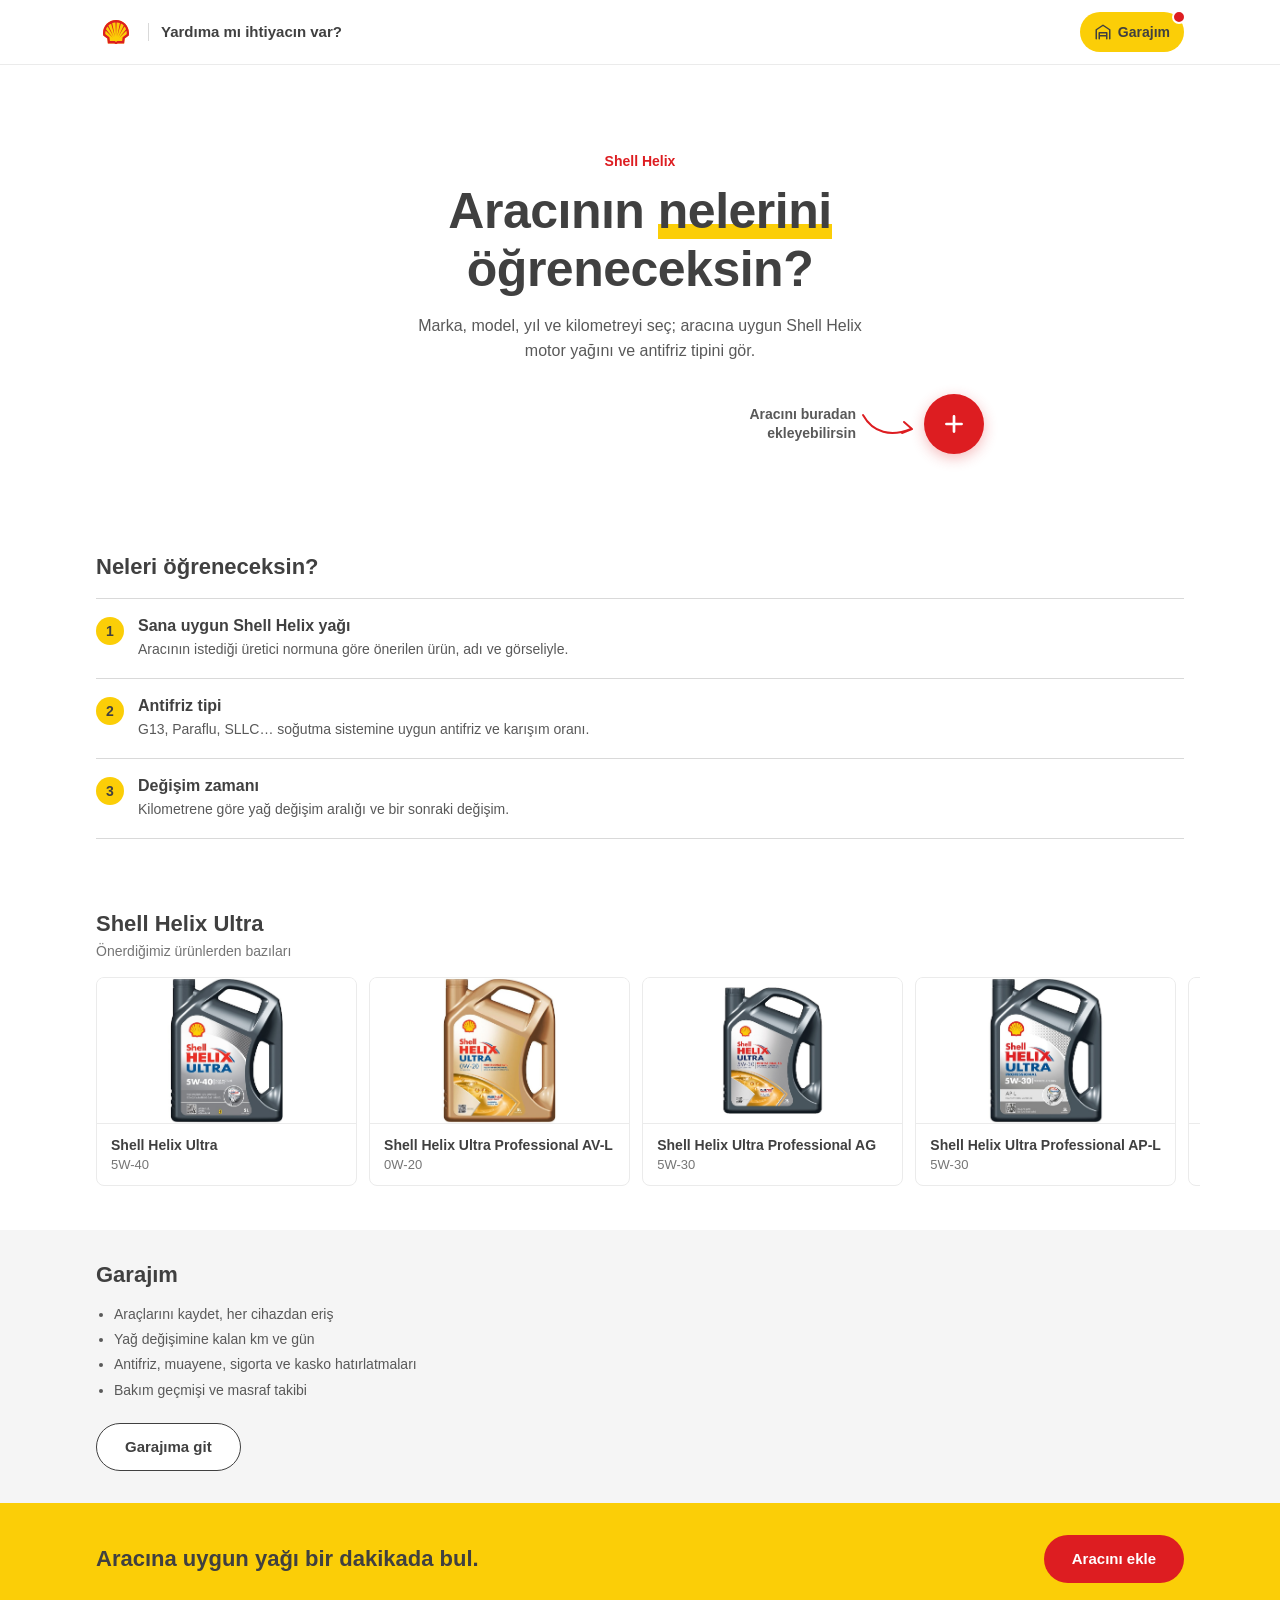
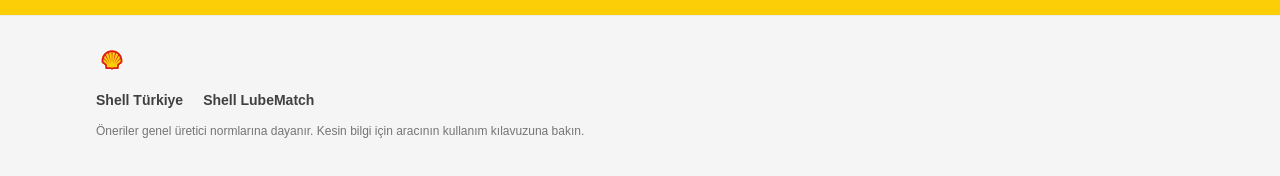
<file: index.html>
<!DOCTYPE html>
<html lang="tr">
<head>
  <meta charset="UTF-8">
  <meta name="viewport" content="width=device-width, initial-scale=1, viewport-fit=cover">
  <meta name="theme-color" content="#ffffff">
  <title>Yardıma mı ihtiyacın var? | Shell</title>
  <link rel="icon" href="img/shell-pecten.svg">
  <link rel="stylesheet" href="css/style.css">
</head>
<body>
  <div class="loader" id="loader" role="status" aria-live="polite">
    <div class="loader-logo"><img src="img/shell-pecten.svg" alt="Shell"></div>
    <div class="loader-bar"></div>
    <p class="loader-text"></p>
  </div>
  <noscript><style>.loader { display: none; } .reveal { opacity: 1; }</style></noscript>

  <header class="site-header">
    <div class="inner">
      <a href="index.html" class="logo">
        <img src="img/shell-pecten.svg" alt="Shell">
        <span>Yardıma mı ihtiyacın var?</span>
      </a>
      <a href="garaj.html" class="garage-btn" id="garageBtn">
        <svg viewBox="0 0 24 24" fill="none" stroke="currentColor" stroke-width="2" stroke-linecap="round" stroke-linejoin="round" aria-hidden="true"><path d="M3 21V9l9-6 9 6v12"/><path d="M7 21v-8h10v8M7 17h10"/></svg>
        <span>Garajım</span>
      </a>
    </div>
  </header>

  <main>
    <section class="hero">
      <p class="kicker reveal">Shell Helix</p>
      <h1 class="reveal d1">Aracının <span class="accent">nelerini</span> öğreneceksin?</h1>
      <p class="lead reveal d2">Marka, model, yıl ve kilometreyi seç; aracına uygun Shell Helix motor yağını ve antifriz tipini gör.</p>

      <div class="cta-row reveal d3">
        <span class="cta-hint">
          Aracını buradan<br>ekleyebilirsin
          <svg viewBox="0 0 58 34" fill="none" stroke="currentColor" stroke-width="2" stroke-linecap="round" stroke-linejoin="round" aria-hidden="true">
            <path d="M3 8c10 18 28 22 48 14M44 15l8 7-10 4"/>
          </svg>
        </span>
        <a href="ekle.html" class="add-btn" aria-label="Aracını ekle">
          <svg viewBox="0 0 24 24" fill="none" stroke="currentColor" stroke-width="2.5" stroke-linecap="round"><path d="M12 5v14M5 12h14"/></svg>
        </a>
      </div>
    </section>

    <section class="section">
      <h2>Neleri öğreneceksin?</h2>
      <div class="info-list">
        <div class="info-item">
          <span class="n">1</span>
          <div>
            <h3>Sana uygun Shell Helix yağı</h3>
            <p>Aracının istediği üretici normuna göre önerilen ürün, adı ve görseliyle.</p>
          </div>
        </div>
        <div class="info-item">
          <span class="n">2</span>
          <div>
            <h3>Antifriz tipi</h3>
            <p>G13, Paraflu, SLLC… soğutma sistemine uygun antifriz ve karışım oranı.</p>
          </div>
        </div>
        <div class="info-item">
          <span class="n">3</span>
          <div>
            <h3>Değişim zamanı</h3>
            <p>Kilometrene göre yağ değişim aralığı ve bir sonraki değişim.</p>
          </div>
        </div>
      </div>
    </section>

    <section class="section">
      <h2>Shell Helix Ultra</h2>
      <p class="sub">Önerdiğimiz ürünlerden bazıları</p>
      <div class="product-strip" id="productStrip"></div>
    </section>

    <section class="garage-band">
      <div class="inner">
        <h2 class="section-h">Garajım</h2>
        <ul>
          <li>Araçlarını kaydet, her cihazdan eriş</li>
          <li>Yağ değişimine kalan km ve gün</li>
          <li>Antifriz, muayene, sigorta ve kasko hatırlatmaları</li>
          <li>Bakım geçmişi ve masraf takibi</li>
        </ul>
        <a href="garaj.html" class="btn btn-outline">Garajıma git</a>
      </div>
    </section>

    <section class="band">
      <div class="inner">
        <h2>Aracına uygun yağı bir dakikada bul.</h2>
        <a href="ekle.html" class="btn btn-red">Aracını ekle</a>
      </div>
    </section>
  </main>

  <footer class="site-footer">
    <div class="inner">
      <img src="img/shell-pecten.svg" alt="Shell">
      <nav class="footer-links">
        <a href="https://www.shell.com.tr" target="_blank" rel="noopener">Shell Türkiye</a>
        <a href="https://lubematch.shell.com" target="_blank" rel="noopener">Shell LubeMatch</a>
      </nav>
      <p>Öneriler genel üretici normlarına dayanır. Kesin bilgi için aracının kullanım kılavuzuna bakın.</p>
    </div>
  </footer>

  <script src="js/data.js"></script>
  <script src="js/site.js"></script>
  <script src="js/tour.js"></script>
  <script>
    ["ultra-5w40", "avl-0w20", "ag-5w30", "apl-5w30", "ect-c3-5w30"].forEach(function (id) {
      var p = SHELL[id];
      var tile = document.createElement("div");
      tile.className = "product-tile";
      tile.innerHTML = '<img src="' + shellImage(p) + '" alt="Shell ' + p.name + " " + p.visc + '" loading="lazy">' +
        "<div><strong>Shell " + p.name + "</strong><span>" + p.visc + "</span></div>";
      document.getElementById("productStrip").appendChild(tile);
    });
  </script>
</body>
</html>
</file>
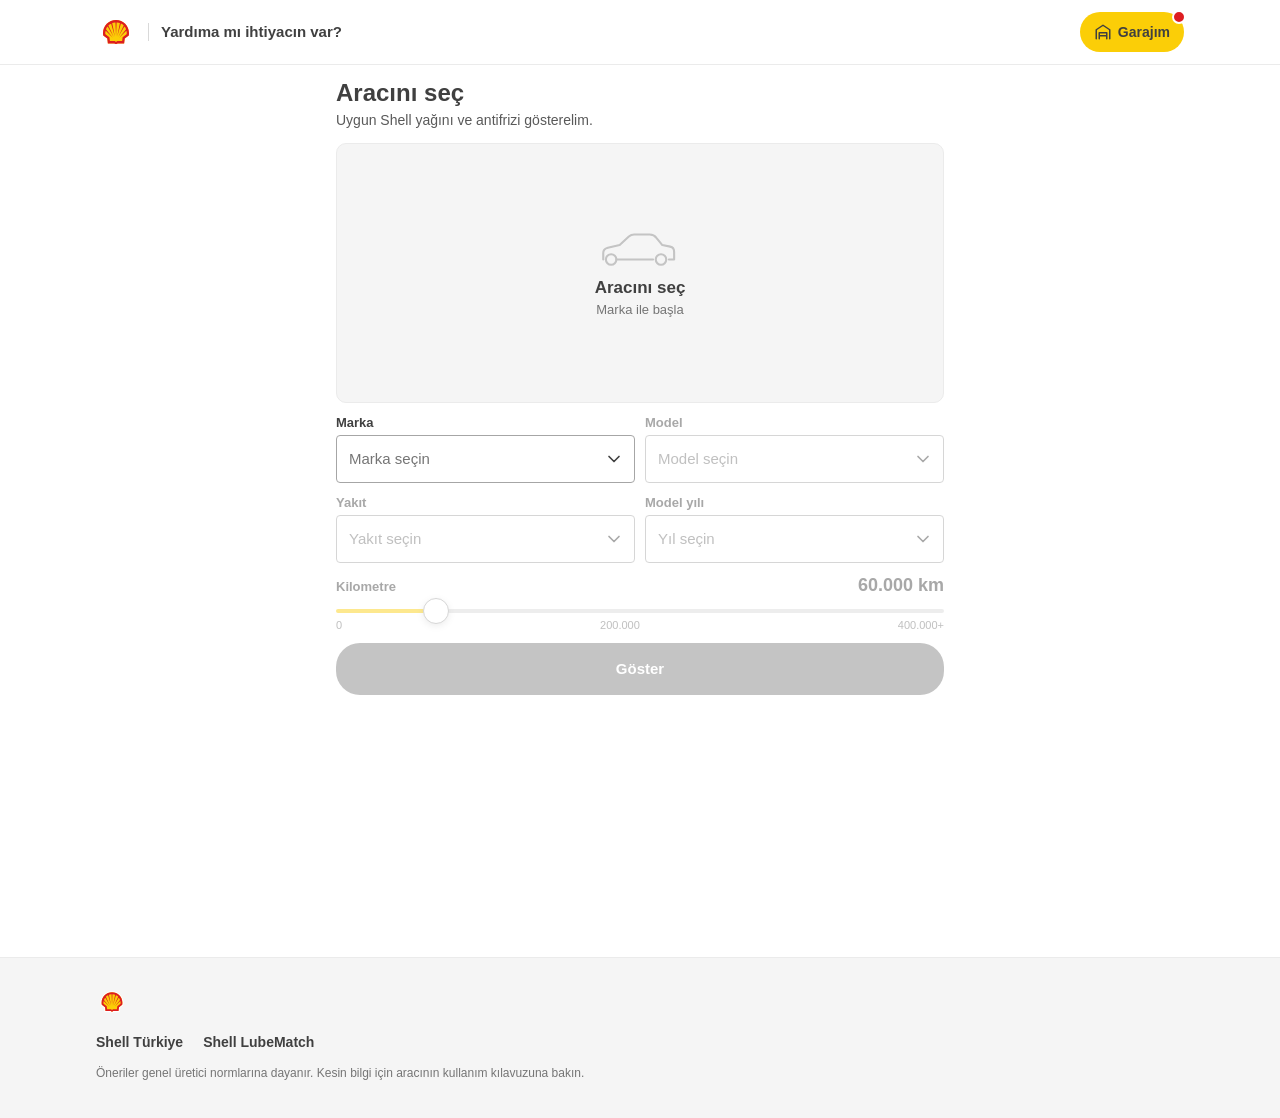
<file: ekle.html>
<!DOCTYPE html>
<html lang="tr">
<head>
  <meta charset="UTF-8">
  <meta name="viewport" content="width=device-width, initial-scale=1, viewport-fit=cover">
  <meta name="theme-color" content="#ffffff">
  <title>Aracını ekle | Yardıma mı ihtiyacın var? | Shell</title>
  <link rel="icon" href="img/shell-pecten.svg">
  <link rel="stylesheet" href="css/style.css">
</head>
<body>
  <div class="loader" id="loader" role="status" aria-live="polite">
    <div class="loader-logo"><img src="img/shell-pecten.svg" alt="Shell"></div>
    <div class="loader-bar"></div>
    <p class="loader-text"></p>
  </div>
  <noscript><style>.loader { display: none; }</style></noscript>

  <header class="site-header">
    <div class="inner">
      <a href="index.html" class="logo">
        <img src="img/shell-pecten.svg" alt="Shell">
        <span>Yardıma mı ihtiyacın var?</span>
      </a>
      <a href="garaj.html" class="garage-btn" id="garageBtn">
        <svg viewBox="0 0 24 24" fill="none" stroke="currentColor" stroke-width="2" stroke-linecap="round" stroke-linejoin="round" aria-hidden="true"><path d="M3 21V9l9-6 9 6v12"/><path d="M7 21v-8h10v8M7 17h10"/></svg>
        <span>Garajım</span>
      </a>
    </div>
  </header>

  <main class="page page-picker">
    <section class="picker">
      <div class="picker-head">
        <h1>Aracını seç</h1>
        <p class="sub">Uygun Shell yağını ve antifrizi gösterelim.</p>
      </div>

      <div class="car-stage" id="carPreview"></div>

      <div class="form picker-form">
        <div class="field" id="stepBrand">
          <span class="field-label">Marka</span>
          <div class="dd" id="ddBrand">
            <button type="button" class="dd-field" aria-haspopup="listbox" aria-expanded="false">
              <span class="dd-value">Marka seçin</span>
              <svg class="dd-chevron" viewBox="0 0 24 24" fill="none" stroke="currentColor" stroke-width="2" stroke-linecap="round" stroke-linejoin="round"><path d="M6 9l6 6 6-6"/></svg>
            </button>
            <div class="dd-panel"><div class="dd-inner"><div class="dd-list" role="listbox"></div></div></div>
          </div>
        </div>

        <div class="field locked" id="stepModel">
          <span class="field-label">Model</span>
          <div class="dd" id="ddModel">
            <button type="button" class="dd-field" aria-haspopup="listbox" aria-expanded="false">
              <span class="dd-value">Model seçin</span>
              <svg class="dd-chevron" viewBox="0 0 24 24" fill="none" stroke="currentColor" stroke-width="2" stroke-linecap="round" stroke-linejoin="round"><path d="M6 9l6 6 6-6"/></svg>
            </button>
            <div class="dd-panel"><div class="dd-inner"><div class="dd-list" role="listbox"></div></div></div>
          </div>
        </div>

        <div class="field locked" id="stepFuel">
          <span class="field-label">Yakıt</span>
          <div class="dd" id="ddFuel">
            <button type="button" class="dd-field" aria-haspopup="listbox" aria-expanded="false">
              <span class="dd-value">Yakıt seçin</span>
              <svg class="dd-chevron" viewBox="0 0 24 24" fill="none" stroke="currentColor" stroke-width="2" stroke-linecap="round" stroke-linejoin="round"><path d="M6 9l6 6 6-6"/></svg>
            </button>
            <div class="dd-panel"><div class="dd-inner"><div class="dd-list" role="listbox"></div></div></div>
          </div>
        </div>

        <div class="field locked" id="stepYear">
          <span class="field-label">Model yılı</span>
          <div class="dd" id="ddYear">
            <button type="button" class="dd-field" aria-haspopup="listbox" aria-expanded="false">
              <span class="dd-value">Yıl seçin</span>
              <svg class="dd-chevron" viewBox="0 0 24 24" fill="none" stroke="currentColor" stroke-width="2" stroke-linecap="round" stroke-linejoin="round"><path d="M6 9l6 6 6-6"/></svg>
            </button>
            <div class="dd-panel"><div class="dd-inner"><div class="dd-list" role="listbox"></div></div></div>
          </div>
        </div>

        <div class="field locked" id="stepKm">
          <div class="km-head">
            <label class="field-label" for="kmRange">Kilometre</label>
            <span class="km-value"><span id="kmValue">60.000</span> km</span>
          </div>
          <input type="range" id="kmRange" min="0" max="400000" step="5000" value="60000">
          <div class="km-scale"><span>0</span><span>200.000</span><span>400.000+</span></div>
        </div>
      </div>

      <button type="button" class="btn btn-red btn-block" id="showBtn" disabled>
        Göster
      </button>
    </section>

    <section class="result" id="result" aria-live="polite"></section>
  </main>

  <footer class="site-footer">
    <div class="inner">
      <img src="img/shell-pecten.svg" alt="Shell">
      <nav class="footer-links">
        <a href="https://www.shell.com.tr" target="_blank" rel="noopener">Shell Türkiye</a>
        <a href="https://lubematch.shell.com" target="_blank" rel="noopener">Shell LubeMatch</a>
      </nav>
      <p>Öneriler genel üretici normlarına dayanır. Kesin bilgi için aracının kullanım kılavuzuna bakın.</p>
    </div>
  </footer>

  <script src="js/cars.js"></script>
  <script src="js/data.js"></script>
  <script src="js/site.js"></script>
  <script src="js/car-photo.js"></script>
  <script src="js/ekle.js"></script>
</body>
</html>
</file>
<file: css/style.css>
:root {
  --yellow: #fbce07;
  --yellow-soft: #fff6cc;
  --red: #dd1d21;
  --red-dark: #b9171b;
  --text: #404040;
  --text-2: #595959;
  --muted: #757575;
  --line: #d9d9d9;
  --line-soft: #ebebeb;
  --bg-2: #f5f5f5;
  --ease: cubic-bezier(0.2, 0.8, 0.2, 1);
}

* { box-sizing: border-box; margin: 0; padding: 0; }

html { overflow-x: hidden; }

body {
  font-family: "Helvetica Neue", Helvetica, Arial, sans-serif;
  color: var(--text);
  background: #fff;
  -webkit-font-smoothing: antialiased;
  -webkit-tap-highlight-color: transparent;
}

a { color: inherit; text-decoration: none; }
button { font: inherit; color: inherit; border: none; background: none; cursor: pointer; }
img { display: block; max-width: 100%; }

/* ---------- Yükleme ekranı (Shell logosu) ---------- */
.loader {
  position: fixed;
  inset: 0;
  z-index: 100;
  display: flex;
  flex-direction: column;
  align-items: center;
  justify-content: center;
  gap: 22px;
  background: #fff;
  transition: opacity 0.35s ease, visibility 0s linear 0s;
}
.loader.hidden {
  opacity: 0;
  visibility: hidden;
  transition: opacity 0.35s ease, visibility 0s linear 0.35s;
}
.loader-logo {
  position: relative;
  width: 84px;
  height: 84px;
  animation: pectenIn 0.6s var(--ease) both, pectenBeat 1.4s ease-in-out 0.6s infinite;
}
.loader-logo img { width: 100%; height: 100%; }
/* logonun üzerinden geçen parlama, logo şekline maskeli */
.loader-logo::after {
  content: "";
  position: absolute;
  inset: 0;
  background: linear-gradient(105deg, transparent 35%, rgba(255, 255, 255, 0.8) 50%, transparent 65%);
  background-size: 250% 100%;
  -webkit-mask: url("../img/shell-pecten.svg") center / contain no-repeat;
  mask: url("../img/shell-pecten.svg") center / contain no-repeat;
  animation: shine 1.4s ease-in-out infinite;
}
.loader.hidden .loader-logo, .loader.hidden .loader-logo::after, .loader.hidden .loader-bar::before { animation-play-state: paused; }
.loader-bar {
  position: relative;
  width: 96px;
  height: 3px;
  border-radius: 2px;
  background: var(--line-soft);
  overflow: hidden;
}
.loader-bar::before {
  content: "";
  position: absolute;
  top: 0;
  bottom: 0;
  width: 40%;
  border-radius: 2px;
  background: linear-gradient(90deg, var(--yellow), var(--red));
  animation: barMove 1.1s ease-in-out infinite;
}
.loader-text { min-height: 1.2em; font-size: 14px; font-weight: 500; color: var(--text-2); }
@keyframes pectenIn { from { opacity: 0; transform: scale(0.6) rotate(-10deg); } }
@keyframes pectenBeat {
  0%, 100% { transform: scale(1); }
  50% { transform: scale(1.07); }
}
@keyframes shine { from { background-position: 150% 0; } to { background-position: -100% 0; } }
@keyframes barMove { from { left: -40%; } to { left: 100%; } }

/* ---------- Üst bar ---------- */
.site-header {
  position: sticky;
  top: 0;
  z-index: 30;
  background: #fff;
  border-bottom: 1px solid var(--line-soft);
}
.site-header .inner {
  max-width: 1120px;
  height: 64px;
  margin: 0 auto;
  padding: 0 16px;
  display: flex;
  align-items: center;
  justify-content: space-between;
  gap: 12px;
}
.logo { display: flex; align-items: center; gap: 12px; min-width: 0; }
.logo img { width: 40px; height: 40px; flex-shrink: 0; }
.logo span {
  padding-left: 12px;
  border-left: 1px solid var(--line);
  font-size: 15px;
  font-weight: 700;
  line-height: 1.2;
}
@media (max-width: 480px) {
  .logo span { max-width: 7.6em; font-size: 14px; }
}
.garage-btn {
  position: relative;
  display: inline-flex;
  align-items: center;
  gap: 6px;
  height: 40px;
  padding: 0 14px;
  flex-shrink: 0;
  border-radius: 20px;
  background: var(--yellow);
  font-size: 14px;
  font-weight: 700;
  transition: background 0.2s, transform 0.15s;
}
.garage-btn:hover { background: #f2c400; }
.garage-btn:active { transform: scale(0.95); }
.garage-btn svg { width: 18px; height: 18px; }
.garage-btn[aria-current="page"] { background: var(--bg-2); box-shadow: inset 0 0 0 1px var(--line); }
/* Kullanıcı Garajım'ı görene kadar "yeni" noktası */
.garage-btn.is-new::after {
  content: "";
  position: absolute;
  top: -2px;
  right: -2px;
  width: 10px;
  height: 10px;
  border-radius: 50%;
  border: 2px solid #fff;
  background: var(--red);
  animation: newDot 1.8s ease-out infinite;
}
@keyframes newDot {
  0% { box-shadow: 0 0 0 0 rgba(221, 29, 33, 0.5); }
  70%, 100% { box-shadow: 0 0 0 8px rgba(221, 29, 33, 0); }
}

/* ---------- Butonlar ---------- */
.btn {
  display: inline-flex;
  align-items: center;
  justify-content: center;
  gap: 8px;
  height: 48px;
  padding: 0 28px;
  border-radius: 24px;
  font-size: 15px;
  font-weight: 700;
  transition: background 0.2s, transform 0.15s, color 0.2s;
}
.btn:active { transform: scale(0.97); }
.btn-red { background: var(--red); color: #fff; }
.btn-red:hover { background: var(--red-dark); }
.btn-red:disabled { background: #c4c4c4; cursor: not-allowed; transform: none; }
.btn-outline { border: 1px solid var(--text); background: #fff; }
.btn-outline:hover { background: var(--bg-2); }
.btn-block { width: 100%; height: 52px; }

/* ---------- Ana sayfa ---------- */
.hero {
  max-width: 720px;
  margin: 0 auto;
  padding: 56px 16px 44px;
  text-align: center;
}
.kicker {
  font-size: 14px;
  font-weight: 700;
  color: var(--red);
  margin-bottom: 14px;
}
.hero h1 {
  font-size: clamp(30px, 8.6vw, 50px);
  font-weight: 700;
  line-height: 1.15;
  letter-spacing: -0.01em;
}
.hero h1 .accent { box-shadow: inset 0 -0.3em 0 var(--yellow); }
.lead {
  max-width: 480px;
  margin: 16px auto 0;
  font-size: 16px;
  line-height: 1.55;
  color: var(--text-2);
}

.cta-row {
  display: flex;
  align-items: center;
  justify-content: flex-end;
  gap: 6px;
  margin-top: 30px;
}
.cta-hint {
  display: flex;
  align-items: center;
  gap: 4px;
  font-size: 14px;
  font-weight: 700;
  line-height: 1.3;
  text-align: right;
  color: var(--text-2);
}
.cta-hint svg { width: 58px; height: 34px; color: var(--red); flex-shrink: 0; }
.cta-hint path {
  stroke-dasharray: 90;
  stroke-dashoffset: 90;
}
body.ready .cta-hint path { animation: draw 0.8s var(--ease) 0.6s forwards; }
@keyframes draw { to { stroke-dashoffset: 0; } }

.add-btn {
  position: relative;
  width: 60px;
  height: 60px;
  flex-shrink: 0;
  border-radius: 50%;
  display: grid;
  place-items: center;
  background: var(--red);
  color: #fff;
  box-shadow: 0 4px 14px rgba(221, 29, 33, 0.3);
  transition: background 0.2s, transform 0.15s;
}
.add-btn:hover { background: var(--red-dark); }
.add-btn:active { transform: scale(0.93); }
.add-btn svg { width: 26px; height: 26px; }
.add-btn::after {
  content: "";
  position: absolute;
  inset: 0;
  border-radius: 50%;
  border: 2px solid var(--red);
  opacity: 0;
  animation: ring 2.6s ease-out 1.2s infinite;
}
@keyframes ring {
  0% { transform: scale(1); opacity: 0.5; }
  70%, 100% { transform: scale(1.6); opacity: 0; }
}

/* Giriş animasyonları yükleme ekranı kalkınca (body.ready) başlar. */
.reveal { opacity: 0; }
body.ready .reveal { animation: fadeUp 0.5s var(--ease) forwards; }
body.ready .reveal.d1 { animation-delay: 0.08s; }
body.ready .reveal.d2 { animation-delay: 0.16s; }
body.ready .reveal.d3 { animation-delay: 0.24s; }
@keyframes fadeUp {
  from { opacity: 0; transform: translateY(12px); }
  to { opacity: 1; transform: none; }
}

.section {
  max-width: 1120px;
  margin: 0 auto;
  padding: 36px 16px;
}
.section h2 { font-size: 22px; font-weight: 700; }
.section .sub { margin-top: 6px; font-size: 14px; color: var(--muted); }

.info-list { margin-top: 18px; border-top: 1px solid var(--line); }
.info-item {
  display: flex;
  gap: 14px;
  padding: 18px 0;
  border-bottom: 1px solid var(--line);
}
.info-item .n {
  width: 28px;
  height: 28px;
  flex-shrink: 0;
  border-radius: 50%;
  display: grid;
  place-items: center;
  background: var(--yellow);
  font-size: 14px;
  font-weight: 700;
}
.info-item h3 { font-size: 16px; font-weight: 700; }
.info-item p { margin-top: 4px; font-size: 14px; line-height: 1.5; color: var(--text-2); }

.product-strip {
  display: flex;
  gap: 12px;
  margin: 18px -16px 0;
  padding: 0 16px 8px;
  overflow-x: auto;
  scroll-snap-type: x mandatory;
  scroll-padding-left: 16px;
  scrollbar-width: none;
}
.product-strip::-webkit-scrollbar { display: none; }
.product-tile {
  flex: 0 0 72%;
  max-width: 280px;
  scroll-snap-align: start;
  border: 1px solid var(--line-soft);
  border-radius: 8px;
  overflow: hidden;
  background: #fff;
}
.product-tile img { width: 100%; aspect-ratio: 509 / 286; object-fit: contain; }
.product-tile div { padding: 12px 14px; border-top: 1px solid var(--line-soft); }
.product-tile strong { display: block; font-size: 14px; line-height: 1.35; }
.product-tile span { font-size: 13px; color: var(--muted); }

.band { background: var(--yellow); }
.band .inner {
  max-width: 1120px;
  margin: 0 auto;
  padding: 32px 16px;
  display: flex;
  flex-direction: column;
  align-items: flex-start;
  gap: 16px;
}
.band h2 { font-size: 22px; font-weight: 700; line-height: 1.3; }

/* ---------- Alt bilgi ---------- */
.site-footer { background: var(--bg-2); border-top: 1px solid var(--line-soft); }
.site-footer .inner {
  max-width: 1120px;
  margin: 0 auto;
  padding: 28px 16px 36px;
}
.site-footer img { width: 32px; height: 32px; }
.footer-links { display: flex; flex-wrap: wrap; gap: 8px 20px; margin-top: 16px; font-size: 14px; font-weight: 700; }
.footer-links a:hover { text-decoration: underline; }
.site-footer p { margin-top: 14px; font-size: 12px; line-height: 1.5; color: var(--muted); }

/* ---------- Seçim sayfası ---------- */
.page {
  max-width: 640px;
  margin: 0 auto;
  padding: 20px 16px 56px;
}
.breadcrumb { font-size: 13px; color: var(--muted); }
.breadcrumb a { color: var(--text-2); text-decoration: underline; }
.page h1 { margin-top: 14px; font-size: 28px; font-weight: 700; line-height: 1.2; }
.page .sub { margin-top: 8px; font-size: 15px; line-height: 1.5; color: var(--text-2); }

.form { margin: 28px 0 28px; display: grid; gap: 22px; }
.field { scroll-margin-top: 80px; transition: opacity 0.3s; }
.field.locked { opacity: 0.45; pointer-events: none; }
.field-label { display: block; margin-bottom: 8px; font-size: 14px; font-weight: 700; }

/* açılır kutu */
.dd-field {
  width: 100%;
  height: 52px;
  padding: 0 14px;
  display: flex;
  align-items: center;
  gap: 10px;
  border: 1px solid #a6a6a6;
  border-radius: 4px;
  background: #fff;
  text-align: left;
  transition: border-color 0.2s, box-shadow 0.2s;
}
.dd-field:focus-visible { outline: none; border-color: var(--text); box-shadow: 0 0 0 1px var(--text); }
.dd-value {
  flex: 1;
  font-size: 16px;
  color: var(--muted);
  white-space: nowrap;
  overflow: hidden;
  text-overflow: ellipsis;
}
.dd.filled .dd-value { color: var(--text); font-weight: 500; }
.dd-chevron { width: 20px; height: 20px; flex-shrink: 0; transition: transform 0.3s var(--ease); }
.dd.open .dd-field { border-color: var(--text); box-shadow: 0 0 0 1px var(--text); }
.dd.open .dd-chevron { transform: rotate(180deg); }

.dd-panel {
  display: grid;
  grid-template-rows: 0fr;
  opacity: 0;
  transition: grid-template-rows 0.3s var(--ease), opacity 0.2s, margin-top 0.3s var(--ease);
}
.dd.open .dd-panel { grid-template-rows: 1fr; opacity: 1; margin-top: 6px; }
.dd-inner {
  min-height: 0;
  overflow: hidden;
  border: 1px solid var(--line);
  border-radius: 4px;
  background: #fff;
  box-shadow: 0 8px 20px rgba(0, 0, 0, 0.12);
}
.dd-list {
  max-height: 280px;
  overflow-y: auto;
  overscroll-behavior: contain;
  padding: 4px 0;
}
.dd-list.no-results::after {
  content: "Sonuç bulunamadı";
  display: block;
  padding: 14px;
  font-size: 14px;
  color: var(--muted);
}
.dd-search {
  display: flex;
  align-items: center;
  gap: 8px;
  padding: 6px 12px;
  border-bottom: 1px solid var(--line-soft);
  color: var(--muted);
}
.dd-search svg { width: 18px; height: 18px; flex-shrink: 0; }
.dd-search input {
  flex: 1;
  min-width: 0;
  height: 38px;
  border: none;
  outline: none;
  background: transparent;
  font: inherit;
  font-size: 16px;
  color: var(--text);
}
.dd-group {
  padding: 12px 14px 4px;
  font-size: 11px;
  font-weight: 700;
  letter-spacing: 0.06em;
  text-transform: uppercase;
  color: var(--muted);
}
.dd-group:first-child { padding-top: 6px; }
.dd-option {
  width: 100%;
  display: flex;
  align-items: center;
  gap: 10px;
  padding: 13px 14px;
  font-size: 15px;
  text-align: left;
}
.dd-option span { flex: 1; }
.dd-option[hidden], .dd-group[hidden] { display: none; }
.dd-option:hover, .dd-option:focus-visible { background: var(--bg-2); outline: none; }
.dd-option.selected { background: var(--yellow-soft); font-weight: 700; }
.dd-check { width: 18px; height: 18px; flex-shrink: 0; color: var(--red); visibility: hidden; }
.dd-option.selected .dd-check { visibility: visible; }

/* araba fotoğrafı */
.car-card {
  display: none;
  margin-top: 12px;
  border: 1px solid var(--line-soft);
  border-radius: 8px;
  overflow: hidden;
  background: #fff;
}
.car-card.visible { display: block; animation: fadeUp 0.4s var(--ease); }
.car-photo {
  position: relative;
  aspect-ratio: 16 / 9;
  background: var(--bg-2);
  overflow: hidden;
}
.car-photo img {
  width: 100%;
  height: 100%;
  object-fit: cover;
  opacity: 0;
  transition: opacity 0.4s;
}
.car-photo img.loaded { opacity: 1; }
.car-photo .skeleton {
  position: absolute;
  inset: 0;
  background: linear-gradient(100deg, transparent 30%, rgba(255, 255, 255, 0.7) 50%, transparent 70%);
  background-size: 200% 100%;
  animation: shimmer 1.3s linear infinite;
}
.car-photo.ready .skeleton { display: none; }
.car-photo .fallback {
  position: absolute;
  inset: 0;
  display: none;
  place-items: center;
  color: #b3b3b3;
}
.car-photo .fallback svg { width: 40%; }
.car-photo.no-image .fallback { display: grid; }
@keyframes shimmer { from { background-position: 200% 0; } to { background-position: -200% 0; } }
.car-caption {
  display: flex;
  align-items: baseline;
  justify-content: space-between;
  gap: 12px;
  padding: 10px 14px;
  font-size: 15px;
  font-weight: 700;
}
.car-caption small { font-size: 11px; font-weight: 400; color: var(--muted); }

/* km */
.km-head { display: flex; align-items: baseline; justify-content: space-between; margin-bottom: 8px; }
.km-head .field-label { margin: 0; }
.km-value { font-size: 18px; font-weight: 700; }
input[type="range"] {
  -webkit-appearance: none;
  appearance: none;
  width: 100%;
  height: 4px;
  margin: 14px 0 10px;
  border-radius: 2px;
  background: linear-gradient(90deg, var(--yellow) var(--p, 0%), var(--line) var(--p, 0%));
  outline: none;
}
input[type="range"]::-webkit-slider-thumb {
  -webkit-appearance: none;
  width: 26px;
  height: 26px;
  border-radius: 50%;
  background: #fff;
  border: 1px solid #a6a6a6;
  box-shadow: 0 2px 6px rgba(0, 0, 0, 0.15);
  cursor: pointer;
}
input[type="range"]::-moz-range-thumb {
  width: 24px;
  height: 24px;
  border-radius: 50%;
  background: #fff;
  border: 1px solid #a6a6a6;
  cursor: pointer;
}
.km-scale { display: flex; justify-content: space-between; font-size: 12px; color: var(--muted); }

/* ---------- Tek ekran seçim düzeni ---------- */
.page-picker { padding-top: 0; }
.picker {
  display: flex;
  flex-direction: column;
  gap: 12px;
  min-height: calc(100vh - 64px);
  min-height: calc(100svh - 64px);
  padding: 14px 0 16px;
}
.picker-head h1 { margin: 0; font-size: 24px; }
.picker-head .sub { margin-top: 2px; font-size: 14px; }

/* Araç vitrini: boş alanı doldurur, seçim ilerledikçe değişir. */
.car-stage {
  position: relative;
  flex: 1 1 auto;
  min-height: 120px;
  max-height: 260px;
  border: 1px solid var(--line-soft);
  border-radius: 10px;
  overflow: hidden;
  background: var(--bg-2);
}
.car-stage .car-photo { position: absolute; inset: 0; aspect-ratio: auto; }
.stage-empty {
  position: absolute;
  inset: 0;
  display: flex;
  flex-direction: column;
  align-items: center;
  justify-content: center;
  gap: 4px;
  padding: 0 16px;
  text-align: center;
  animation: stageIn 0.35s var(--ease);
}
.stage-empty svg { width: 84px; margin-bottom: 4px; color: #c4c4c4; }
.stage-empty strong { font-size: 17px; }
.stage-empty span { font-size: 13px; color: var(--muted); }
.stage-caption {
  position: absolute;
  left: 0;
  right: 0;
  bottom: 0;
  z-index: 1;
  display: flex;
  align-items: baseline;
  gap: 8px;
  padding: 28px 14px 10px;
  background: linear-gradient(transparent, rgba(0, 0, 0, 0.65));
  color: #fff;
  animation: fadeUp 0.4s var(--ease) 0.1s both;
}
.stage-caption strong { font-size: 17px; }
.stage-caption span { font-size: 14px; opacity: 0.85; }
.stage-credit {
  position: absolute;
  top: 8px;
  right: 8px;
  z-index: 1;
  padding: 2px 6px;
  border-radius: 3px;
  background: rgba(0, 0, 0, 0.4);
  font-size: 10px;
  color: #fff;
}
@keyframes stageIn { from { opacity: 0; transform: scale(0.97); } }

.form.picker-form {
  position: relative;
  margin: 0;
  grid-template-columns: 1fr 1fr;
  gap: 12px 10px;
}
.picker-form .field-label { margin-bottom: 5px; font-size: 13px; }
.picker-form .dd-field { height: 48px; padding: 0 10px 0 12px; gap: 6px; }
.picker-form .dd-value { font-size: 15px; }
.picker-form #stepKm { grid-column: 1 / -1; }
.picker-form .km-head { margin-bottom: 0; }
.picker-form input[type="range"] { margin: 10px 0 6px; }
.picker-form .km-scale { font-size: 11px; }
/* Liste sayfayı itmeden formun üstünde, tam genişlikte açılır (konumu ekle.js verir). */
.picker-form .dd-panel {
  position: absolute;
  left: 0;
  right: 0;
  z-index: 25;
  pointer-events: none;
}
.picker-form .dd.open .dd-panel { margin-top: 0; pointer-events: auto; }
.picker .btn-block { flex: none; }

/* ---------- Sonuç ---------- */
.result { display: none; margin-top: 36px; scroll-margin-top: 80px; }
.result.visible { display: block; }
.result-head h2 { font-size: 22px; font-weight: 700; }
.result-head p { margin-top: 4px; font-size: 14px; color: var(--muted); }

.card {
  margin-top: 16px;
  border: 1px solid var(--line-soft);
  border-radius: 8px;
  overflow: hidden;
  background: #fff;
  opacity: 0;
  animation: fadeUp 0.45s var(--ease) 0.2s forwards;
}
.card.d1 { animation-delay: 0.3s; }
.card-title {
  display: flex;
  align-items: center;
  gap: 10px;
  padding: 14px 16px;
  border-bottom: 1px solid var(--line-soft);
  font-size: 13px;
  font-weight: 700;
  letter-spacing: 0.04em;
  text-transform: uppercase;
  color: var(--text-2);
}
.card-title::before { content: ""; width: 4px; height: 16px; background: var(--yellow); }
.card-body { padding: 16px; }

.product-img {
  aspect-ratio: 509 / 286;
  background: #fff;
  border-bottom: 1px solid var(--line-soft);
  display: grid;
  place-items: center;
}
.product-img img { width: 100%; height: 100%; object-fit: contain; }
.product-img.no-img { background: var(--bg-2); }
.product-img.no-img img { width: 64px; height: 64px; }
.product-name { font-size: 19px; font-weight: 700; line-height: 1.3; }
.visc-badge {
  display: inline-block;
  margin-top: 10px;
  padding: 4px 10px;
  border-radius: 4px;
  background: var(--yellow);
  font-size: 14px;
  font-weight: 700;
}

.kv { margin-top: 16px; border-top: 1px solid var(--line-soft); }
.kv div {
  display: flex;
  justify-content: space-between;
  gap: 16px;
  padding: 11px 0;
  border-bottom: 1px solid var(--line-soft);
  font-size: 14px;
  line-height: 1.4;
}
.kv dt { color: var(--muted); flex-shrink: 0; }
.kv dd { font-weight: 700; text-align: right; }
.kv div:last-child { border-bottom: none; }

.alt-product {
  display: flex;
  align-items: center;
  gap: 12px;
  padding: 12px 16px;
  border-top: 1px solid var(--line-soft);
  background: var(--bg-2);
}
.alt-product img { width: 84px; aspect-ratio: 509 / 286; object-fit: contain; background: #fff; border-radius: 4px; flex-shrink: 0; }
.alt-product small { display: block; font-size: 12px; color: var(--muted); }
.alt-product strong { font-size: 14px; line-height: 1.35; }

.text-link {
  display: inline-flex;
  align-items: center;
  gap: 4px;
  margin-top: 14px;
  font-size: 14px;
  font-weight: 700;
  color: var(--red);
}
.text-link:hover { text-decoration: underline; }

.coolant-head { display: flex; align-items: center; gap: 14px; }
.swatch {
  width: 36px;
  height: 36px;
  flex-shrink: 0;
  border-radius: 50%;
  background: var(--c);
  border: 3px solid #fff;
  box-shadow: 0 0 0 1px var(--line);
}
.swatch.unknown { background: repeating-linear-gradient(45deg, #e6e6e6 0 4px, #f5f5f5 4px 8px); }
.coolant-name { font-size: 19px; font-weight: 700; }
.coolant-spec { margin-top: 2px; font-size: 14px; color: var(--muted); }

.notice {
  margin-top: 16px;
  padding: 14px 16px;
  border-left: 4px solid var(--yellow);
  background: var(--bg-2);
  font-size: 14px;
  line-height: 1.5;
  color: var(--text-2);
}
.disclaimer { margin-top: 14px; font-size: 12px; line-height: 1.5; color: var(--muted); }
.result-actions { margin-top: 20px; }
.save-hint { margin: 8px 0 12px; font-size: 13px; text-align: center; color: var(--muted); }

/* ---------- Formlar ---------- */
.input {
  width: 100%;
  height: 48px;
  padding: 0 12px;
  border: 1px solid #a6a6a6;
  border-radius: 4px;
  background: #fff;
  font: inherit;
  font-size: 16px;
  color: var(--text);
  -webkit-appearance: none;
  appearance: none;
}
select.input {
  padding-right: 36px;
  background: #fff url("data:image/svg+xml,%3Csvg xmlns='http://www.w3.org/2000/svg' viewBox='0 0 24 24' fill='none' stroke='%23404040' stroke-width='2' stroke-linecap='round' stroke-linejoin='round'%3E%3Cpath d='M6 9l6 6 6-6'/%3E%3C/svg%3E") right 10px center / 18px no-repeat;
}
.input:focus { outline: none; border-color: var(--text); box-shadow: 0 0 0 1px var(--text); }
.form-grid { display: grid; gap: 16px; }
.form-row { display: grid; grid-template-columns: 1fr 1fr; gap: 14px 12px; margin-top: 14px; }
.span-2 { grid-column: span 2; }
.inline-form { display: flex; gap: 8px; }
.inline-form .input { flex: 1; min-width: 0; }
.inline-form .btn { height: 48px; flex-shrink: 0; }
.form-error { font-size: 14px; color: var(--red-dark); }
.form-error:empty { display: none; }
.hint { margin: 12px 0; font-size: 14px; line-height: 1.5; color: var(--text-2); }
.muted { color: var(--muted); font-size: 14px; }
.link-btn { font-size: 14px; font-weight: 700; color: var(--red); text-decoration: underline; text-underline-offset: 2px; }
.btn-sm { height: 40px; padding: 0 16px; font-size: 14px; }
.btn-danger { margin-top: 24px; border: 1px solid var(--red); color: var(--red); background: #fff; }
.btn-danger:hover { background: #fdecec; }

details.more { margin-top: 14px; }
details.more summary {
  cursor: pointer;
  font-size: 14px;
  font-weight: 700;
  color: var(--text-2);
  list-style: none;
}
details.more summary::-webkit-details-marker { display: none; }
details.more summary::before { content: "▸ "; color: var(--red); }
details.more[open] summary::before { content: "▾ "; }

/* ---------- Garajım ---------- */
.auth-card { margin-top: 24px; }
.google-btn svg { width: 20px; height: 20px; }
.or {
  display: flex;
  align-items: center;
  gap: 12px;
  margin: 18px 0;
  font-size: 13px;
  color: var(--muted);
}
.or::before, .or::after { content: ""; flex: 1; height: 1px; background: var(--line); }
.auth-links { display: flex; flex-wrap: wrap; justify-content: space-between; gap: 10px; margin-top: 16px; }

.garage-head {
  display: flex;
  align-items: center;
  justify-content: space-between;
  gap: 12px;
  margin-top: 14px;
}
.garage-head h1 { margin: 0; }
.account-line { margin-top: 6px; font-size: 13px; color: var(--muted); }
.account-line .link-btn { font-size: 13px; }
.garage-list { display: grid; gap: 14px; margin-top: 20px; }

.vehicle-card {
  display: block;
  border: 1px solid var(--line-soft);
  border-radius: 8px;
  overflow: hidden;
  background: #fff;
  transition: box-shadow 0.2s, transform 0.15s;
  animation: fadeUp 0.4s var(--ease) both;
}
.vehicle-card:hover { box-shadow: 0 6px 16px rgba(0, 0, 0, 0.08); }
.vehicle-card:active { transform: scale(0.99); }
.vehicle-card .car-photo { aspect-ratio: 16 / 8; }
.vc-body { padding: 14px 16px 16px; }
.vc-title { display: flex; align-items: center; flex-wrap: wrap; gap: 8px; font-size: 17px; font-weight: 700; }
.vc-meta { margin: 4px 0 12px; font-size: 14px; color: var(--muted); }
.vc-oil { margin-top: 6px; font-size: 13px; font-weight: 700; }
.plate {
  padding: 2px 8px;
  border: 1px solid var(--text);
  border-radius: 3px;
  font-size: 12px;
  font-weight: 700;
  letter-spacing: 0.04em;
  background: #fff;
}
.plate-input { text-transform: uppercase; letter-spacing: 0.04em; }

.meter { height: 6px; border-radius: 3px; background: var(--line-soft); overflow: hidden; }
.meter span { display: block; height: 100%; border-radius: 3px; background: #2e7d32; }
.meter.warn span { background: #f29d12; }
.meter.bad span { background: var(--red); }
.ok { color: #1e6b34; }
.warn { color: #8a5300; }
.bad { color: var(--red-dark); }

.chips { display: flex; flex-wrap: wrap; gap: 6px; margin-top: 10px; }
.chip {
  display: inline-block;
  padding: 3px 9px;
  border-radius: 12px;
  font-size: 12px;
  font-weight: 700;
  vertical-align: middle;
  background: var(--bg-2);
}
.chip.ok { background: #e6f4ea; }
.chip.warn { background: #fff3d6; }
.chip.bad { background: #fdecec; }

.empty {
  padding: 32px 20px;
  border: 1px dashed var(--line);
  border-radius: 8px;
  text-align: center;
}
.empty h2 { font-size: 19px; }
.empty p { margin: 8px 0 18px; font-size: 14px; line-height: 1.5; color: var(--text-2); }

.back-link { display: inline-block; margin: 14px 0 12px; font-size: 14px; font-weight: 700; color: var(--red); }
#detailView .car-card { margin-top: 0; }
.detail-head { margin-top: 18px; }
.detail-head h1 { margin-top: 0; }
.detail-head .sub { margin-top: 4px; }

.mini-product { display: flex; align-items: center; gap: 12px; margin-bottom: 16px; }
.mini-product img {
  width: 96px;
  aspect-ratio: 509 / 286;
  object-fit: contain;
  flex-shrink: 0;
  border: 1px solid var(--line-soft);
  border-radius: 4px;
  background: #fff;
}
.mini-product img.pecten { padding: 10px; }
.mini-product small { display: block; font-size: 12px; color: var(--muted); }
.mini-product strong { display: block; font-size: 15px; line-height: 1.3; }
.mini-product span { font-size: 13px; color: var(--text-2); }
.status-row { margin-bottom: 4px; }
.status-text { margin-top: 8px; font-size: 15px; font-weight: 700; }
.card-body > .btn-block { margin-top: 16px; }
.card-body .coolant-head { margin-bottom: 4px; }
.card-body .inline-form { margin-top: 14px; }

.date-list { display: grid; gap: 16px; }
.date-row .field-label { display: flex; align-items: center; justify-content: space-between; gap: 8px; }
.date-list .hint { margin: 0; }

.records { list-style: none; margin-top: 14px; border-top: 1px solid var(--line-soft); }
.records li {
  display: flex;
  justify-content: space-between;
  gap: 12px;
  padding: 12px 0;
  border-bottom: 1px solid var(--line-soft);
  font-size: 14px;
}
.records strong { display: block; }
.records span { display: block; margin-top: 2px; font-size: 13px; color: var(--muted); }
.records em { display: block; margin-top: 4px; font-size: 13px; font-style: normal; color: var(--text-2); }
.rec-side { display: flex; align-items: flex-start; gap: 6px; flex-shrink: 0; }
.icon-del { width: 28px; height: 28px; margin: -4px -6px 0 0; display: grid; place-items: center; color: var(--muted); }
.icon-del:hover { color: var(--red); }
.icon-del svg { width: 16px; height: 16px; }
.total { margin-top: 12px; font-size: 14px; text-align: right; color: var(--text-2); }

.toast {
  position: fixed;
  left: 50%;
  bottom: 24px;
  z-index: 60;
  max-width: calc(100% - 32px);
  padding: 12px 18px;
  border-radius: 6px;
  background: var(--text);
  color: #fff;
  font-size: 14px;
  font-weight: 500;
  box-shadow: 0 8px 20px rgba(0, 0, 0, 0.2);
  opacity: 0;
  transform: translate(-50%, 12px);
  pointer-events: none;
  transition: opacity 0.25s, transform 0.25s var(--ease);
}
.toast.show { opacity: 1; transform: translate(-50%, 0); }

.garage-band { background: var(--bg-2); }
.garage-band .inner {
  max-width: 1120px;
  margin: 0 auto;
  padding: 32px 16px;
}
.garage-band .section-h { font-size: 22px; font-weight: 700; }
.garage-band ul { margin: 14px 0 20px; padding-left: 18px; font-size: 14px; line-height: 1.8; color: var(--text-2); }

/* ---------- Garajım tanıtım turu ---------- */
html.tour-lock { overflow: hidden; }
.tour { position: fixed; inset: 0; z-index: 90; }
/* Işık: hedefin etrafı açık kalır, gerisi kocaman bir gölgeyle karartılır. */
.tour-spot {
  position: fixed;
  left: 50%;
  top: 40%;
  width: 0;
  height: 0;
  border-radius: 10px;
  box-shadow: 0 0 0 200vmax rgba(24, 24, 24, 0);
  transition:
    left 0.55s var(--ease), top 0.55s var(--ease),
    width 0.55s var(--ease), height 0.55s var(--ease),
    border-radius 0.55s var(--ease), box-shadow 0.4s ease;
  pointer-events: none;
}
.tour.open .tour-spot { box-shadow: 0 0 0 200vmax rgba(24, 24, 24, 0.66); }
.tour.closing .tour-spot { box-shadow: 0 0 0 200vmax rgba(24, 24, 24, 0); }
.tour-spot.round { border-radius: 999px; }
.tour-spot::after {
  content: "";
  position: absolute;
  inset: 0;
  border-radius: inherit;
  box-shadow: 0 0 0 2px var(--yellow);
  animation: spotPulse 1.8s ease-out infinite;
}
@keyframes spotPulse {
  0% { box-shadow: 0 0 0 2px var(--yellow), 0 0 0 2px rgba(251, 206, 7, 0.7); }
  100% { box-shadow: 0 0 0 2px var(--yellow), 0 0 0 16px rgba(251, 206, 7, 0); }
}

.tour-card {
  position: fixed;
  left: 16px;
  top: 50%;
  padding: 18px 18px 16px;
  border-radius: 10px;
  border-top: 4px solid var(--yellow);
  background: #fff;
  box-shadow: 0 18px 44px rgba(0, 0, 0, 0.28);
  opacity: 0;
  transition: left 0.45s var(--ease), top 0.45s var(--ease);
}
.tour-card.in { animation: tourCardIn 0.45s var(--ease) 0.18s both; }
.tour.closing .tour-card { opacity: 0; transform: translateY(8px); transition: opacity 0.25s, transform 0.25s; animation: none; }
@keyframes tourCardIn {
  from { opacity: 0; transform: translateY(10px) scale(0.96); }
  to { opacity: 1; transform: none; }
}
/* Kartın hedefi gösteren ucu */
.tour-card::before {
  content: "";
  position: absolute;
  left: var(--ax, 50%);
  width: 14px;
  height: 14px;
  background: #fff;
  transform: translateX(-50%) rotate(45deg);
}
.tour-card[data-side="below"]::before { top: -9px; background: var(--yellow); }
.tour-card[data-side="above"]::before { bottom: -7px; }
.tour-card[data-side="none"]::before { display: none; }

.tour-badge {
  display: inline-block;
  margin-bottom: 8px;
  padding: 2px 8px;
  border-radius: 10px;
  background: var(--red);
  color: #fff;
  font-size: 11px;
  font-weight: 700;
  letter-spacing: 0.04em;
  text-transform: uppercase;
}
.tour-card h3 { font-size: 18px; font-weight: 700; }
.tour-card p { margin-top: 6px; font-size: 14px; line-height: 1.5; color: var(--text-2); }
.tour-card ul { list-style: none; margin-top: 10px; display: grid; gap: 8px; }
.tour-card li {
  display: flex;
  align-items: center;
  gap: 10px;
  font-size: 14px;
  opacity: 0;
  animation: fadeUp 0.4s var(--ease) forwards;
  animation-delay: calc(0.35s + var(--i) * 0.09s);
}
.tour-card li span {
  width: 22px;
  height: 22px;
  flex-shrink: 0;
  display: grid;
  place-items: center;
  border-radius: 50%;
  background: var(--yellow);
}
.tour-card li svg { width: 13px; height: 13px; }
.tour-actions {
  display: flex;
  align-items: center;
  justify-content: space-between;
  gap: 12px;
  margin-top: 16px;
}
.tour-skip { font-size: 14px; font-weight: 700; color: var(--muted); }
.tour-dots { display: flex; gap: 6px; }
.tour-dots span {
  width: 6px;
  height: 6px;
  border-radius: 3px;
  background: var(--line);
  transition: width 0.3s var(--ease), background 0.3s;
}
.tour-dots span.on { width: 18px; background: var(--red); }

@media (min-width: 768px) {
  .hero { padding: 88px 16px 64px; }
  .product-tile { flex-basis: 24%; }
  .band .inner { flex-direction: row; align-items: center; justify-content: space-between; }
}

@media (prefers-reduced-motion: reduce) {
  *, *::before, *::after { animation-duration: 0.01ms !important; animation-delay: 0ms !important; transition-duration: 0.01ms !important; }
}
</file>
